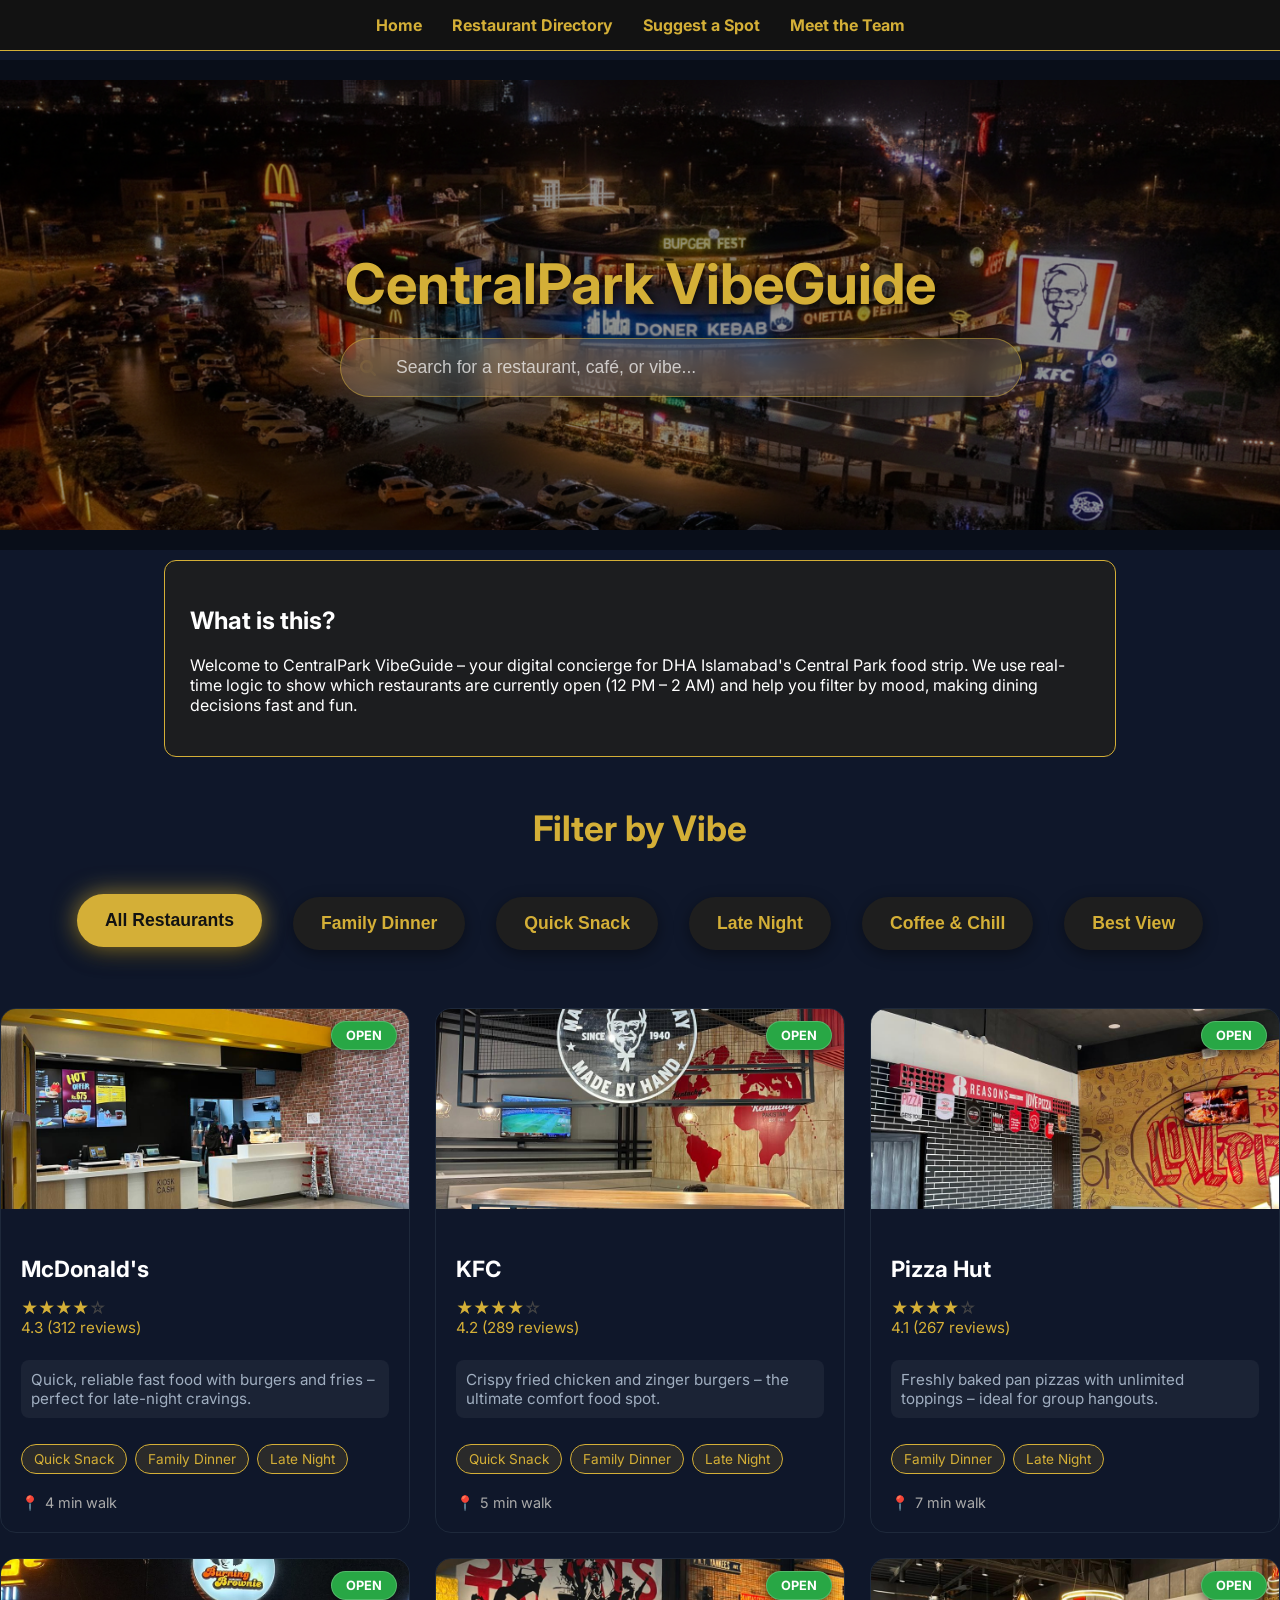
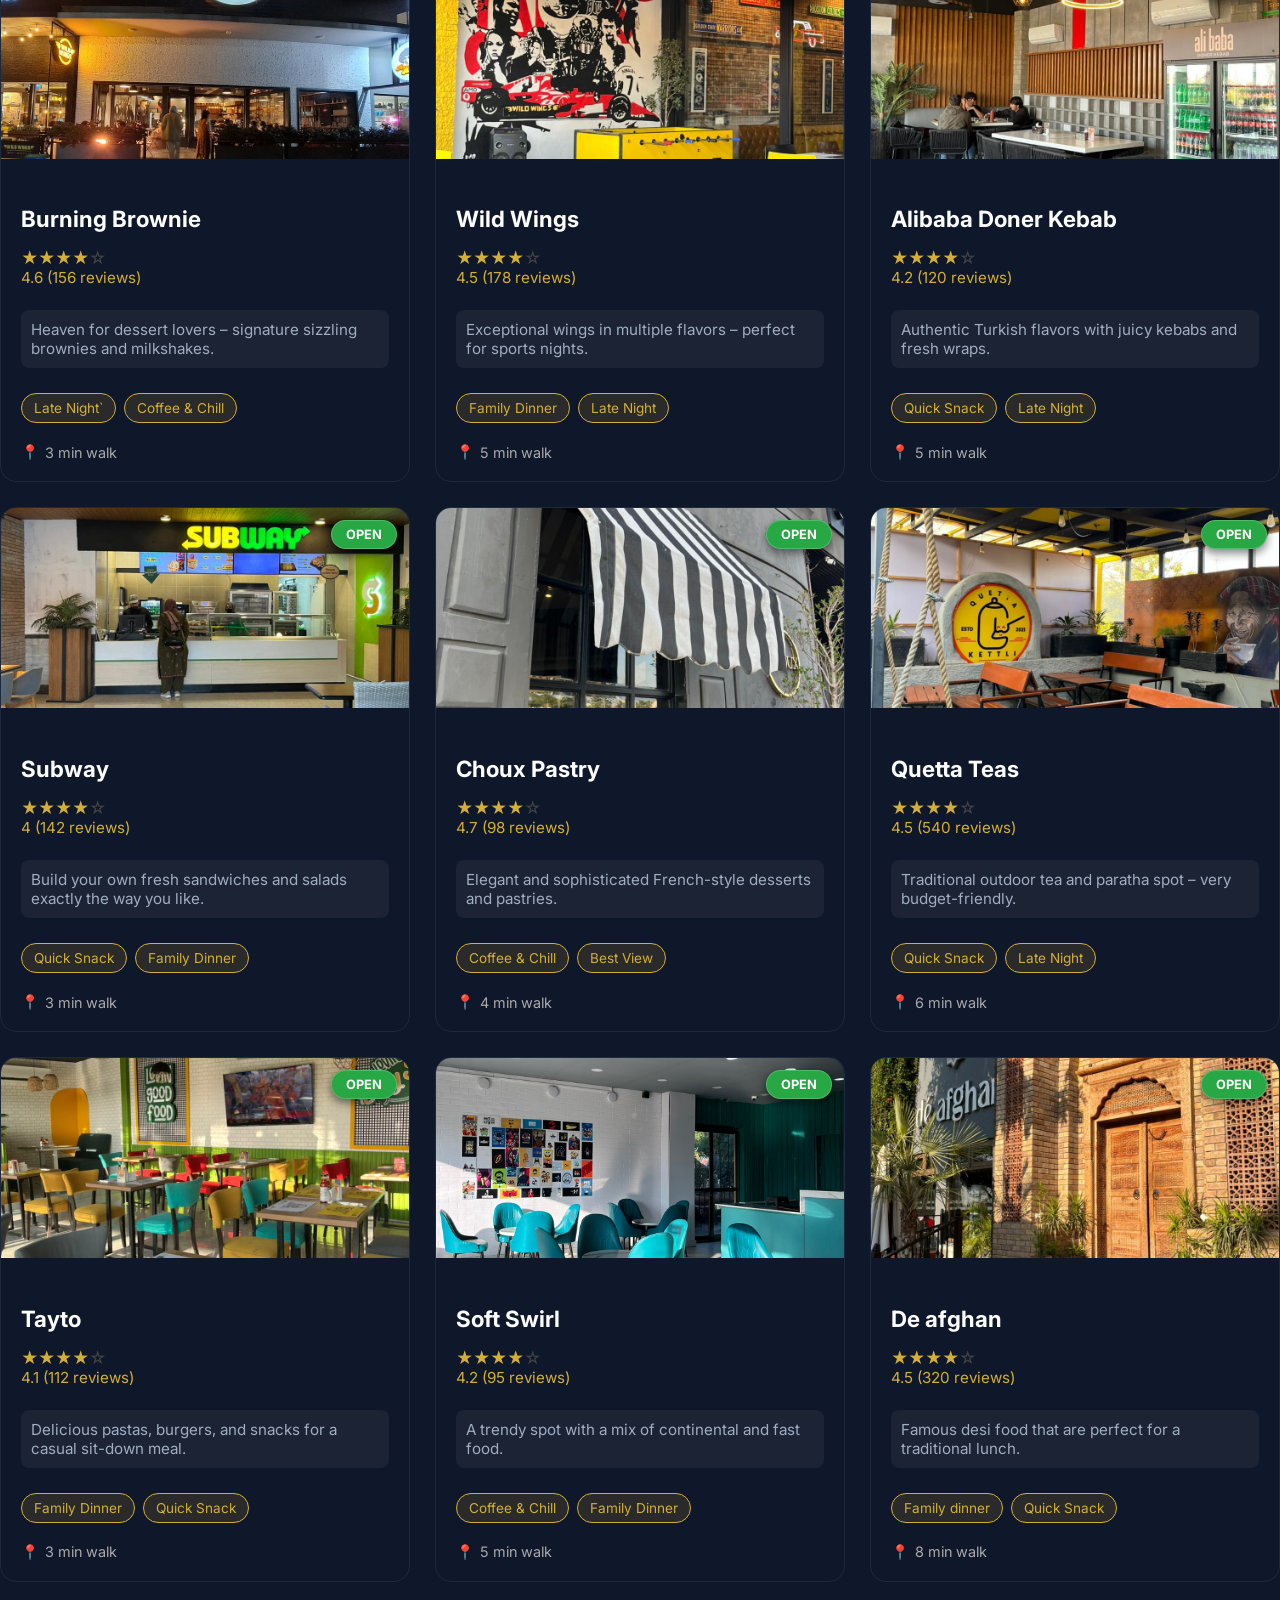
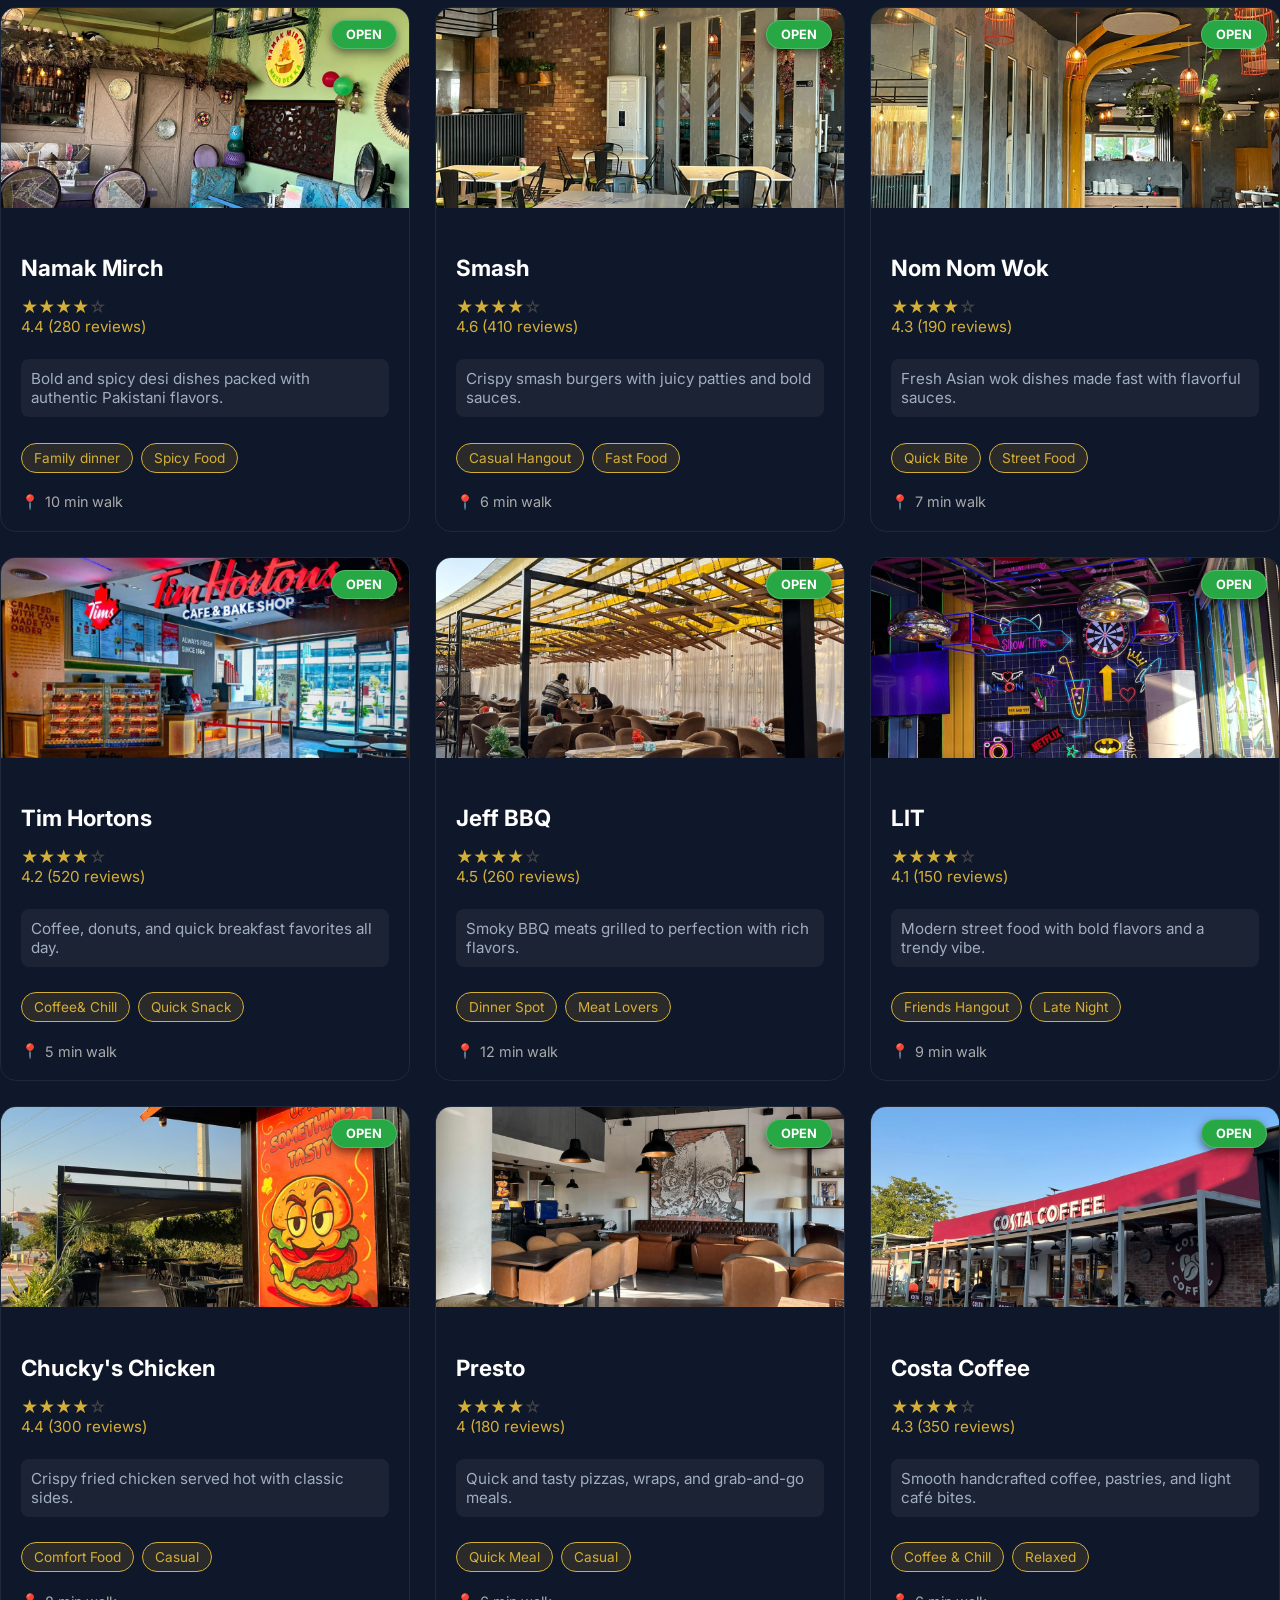
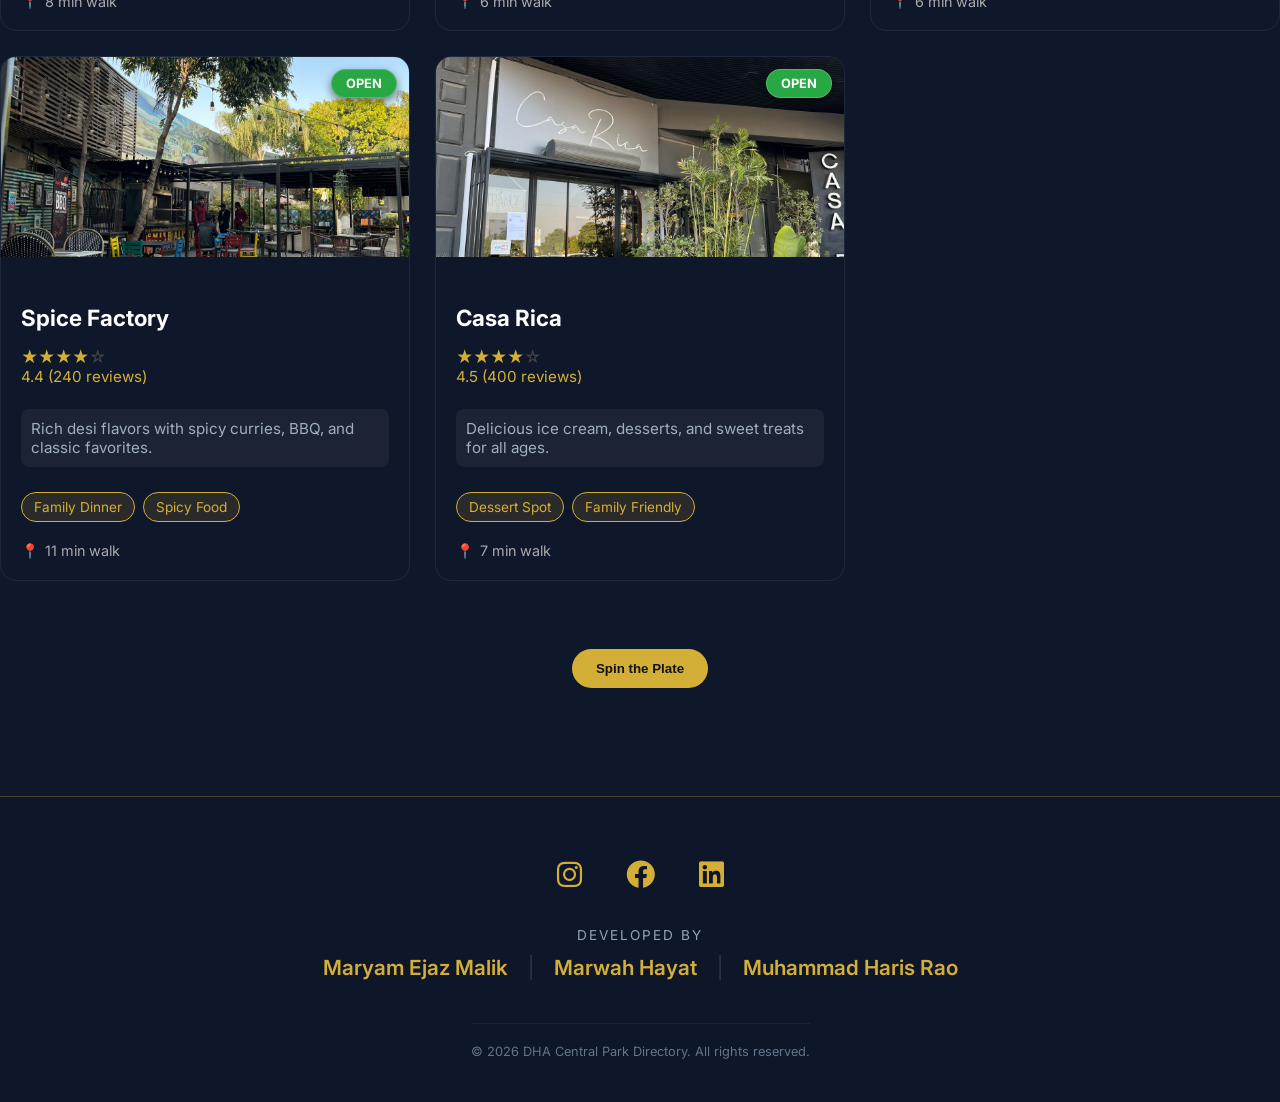
<file: pages/index.html>
<!DOCTYPE html>
<html lang="en">
<head>
    <meta charset="UTF-8">
    <meta name="viewport" content="width=device-width, initial-scale=1.0">
    <title>CentralPark VibeGuide - Home</title>

    <link href="https://fonts.googleapis.com/css2?family=Inter:wght@400;600;700&family=Playfair+Display:wght@700&display=swap" rel="stylesheet">
    <link rel="stylesheet" href="https://cdnjs.cloudflare.com/ajax/libs/font-awesome/6.0.0/css/all.min.css">

    <link rel="stylesheet" href="../CSS/style1.css">
</head>
<body>
    <nav>
        <ul>
            <li><a href="index.html" class="active">Home</a></li>
            <li><a href="directory.html">Restaurant Directory</a></li>
            <li><a href="suggest.html">Suggest a Spot</a></li>
            <li><a href="about.html">Meet the Team</a></li>
        </ul>
    </nav>
    <header>
    <div class="header-overlay">
        <h1>CentralPark VibeGuide</h1>
        <div class="search-container">
            <i class="fas fa-search search-icon"></i>
            <input type="text" id="restaurant-search" placeholder="Search for a restaurant, café, or vibe...">
        </div>
    </div>
</header>
    <div class="container">
        
        <div class="intro-box">
            <h2>What is this?</h2>
            <p>Welcome to CentralPark VibeGuide – your digital concierge for DHA Islamabad's Central Park food strip. We use real-time logic to show which restaurants are currently open (12 PM – 2 AM) and help you filter by mood, making dining decisions fast and fun.</p>
        </div>
            <section id="mood-filter">
            <h2>Filter by Vibe</h2>
            <div class="buttons-container">
                <button class="button" data-mood="all">All Restaurants</button>
                <button class="button secondary" data-mood="Family Dinner">Family Dinner</button>
                <button class="button secondary" data-mood="Quick Snack">Quick Snack</button>
                <button class="button secondary" data-mood="Late Night">Late Night</button>
                <button class="button secondary" data-mood="Coffee & Chill">Coffee & Chill</button>
                <button class="button secondary" data-mood="Best View">Best View</button>
            </div>
    </div>
     </section>

        <section id="restaurant-grid"></section>

        <section style="text-align:center; margin:60px 0;">
            <button id="spin-button" class="button">Spin the Plate</button>
        </section>
        
    </div>

    <div id="modal" class="modal">
    <div class="modal-content">
        <span class="close">&times;</span>
        <div id="random-restaurant"></div> </div>
    </div>
    <footer>
     <div class="footer-content">
            <div class="social-links">
                <a href="#" aria-label="Instagram"><i class="fab fa-instagram"></i></a>
                <a href="#" aria-label="Facebook"><i class="fab fa-facebook"></i></a>
                <a href="#" aria-label="LinkedIn"><i class="fab fa-linkedin"></i></a>
            </div>

    <p class="footer-credit">Developed by</p>
            
            <div class="team-names">
                <span>Maryam Ejaz Malik</span>
                <span class="divider">|</span>
                <span>Marwah Hayat</span>
                <span class="divider">|</span>
                <span>Muhammad Haris Rao</span>
            </div>
            
            <p class="footer-copyright">&copy; 2026 DHA Central Park Directory. All rights reserved.</p>
        </div>
    </footer>
    <script src="../JS/script1.js"></script>
</body>
</html>
</file>
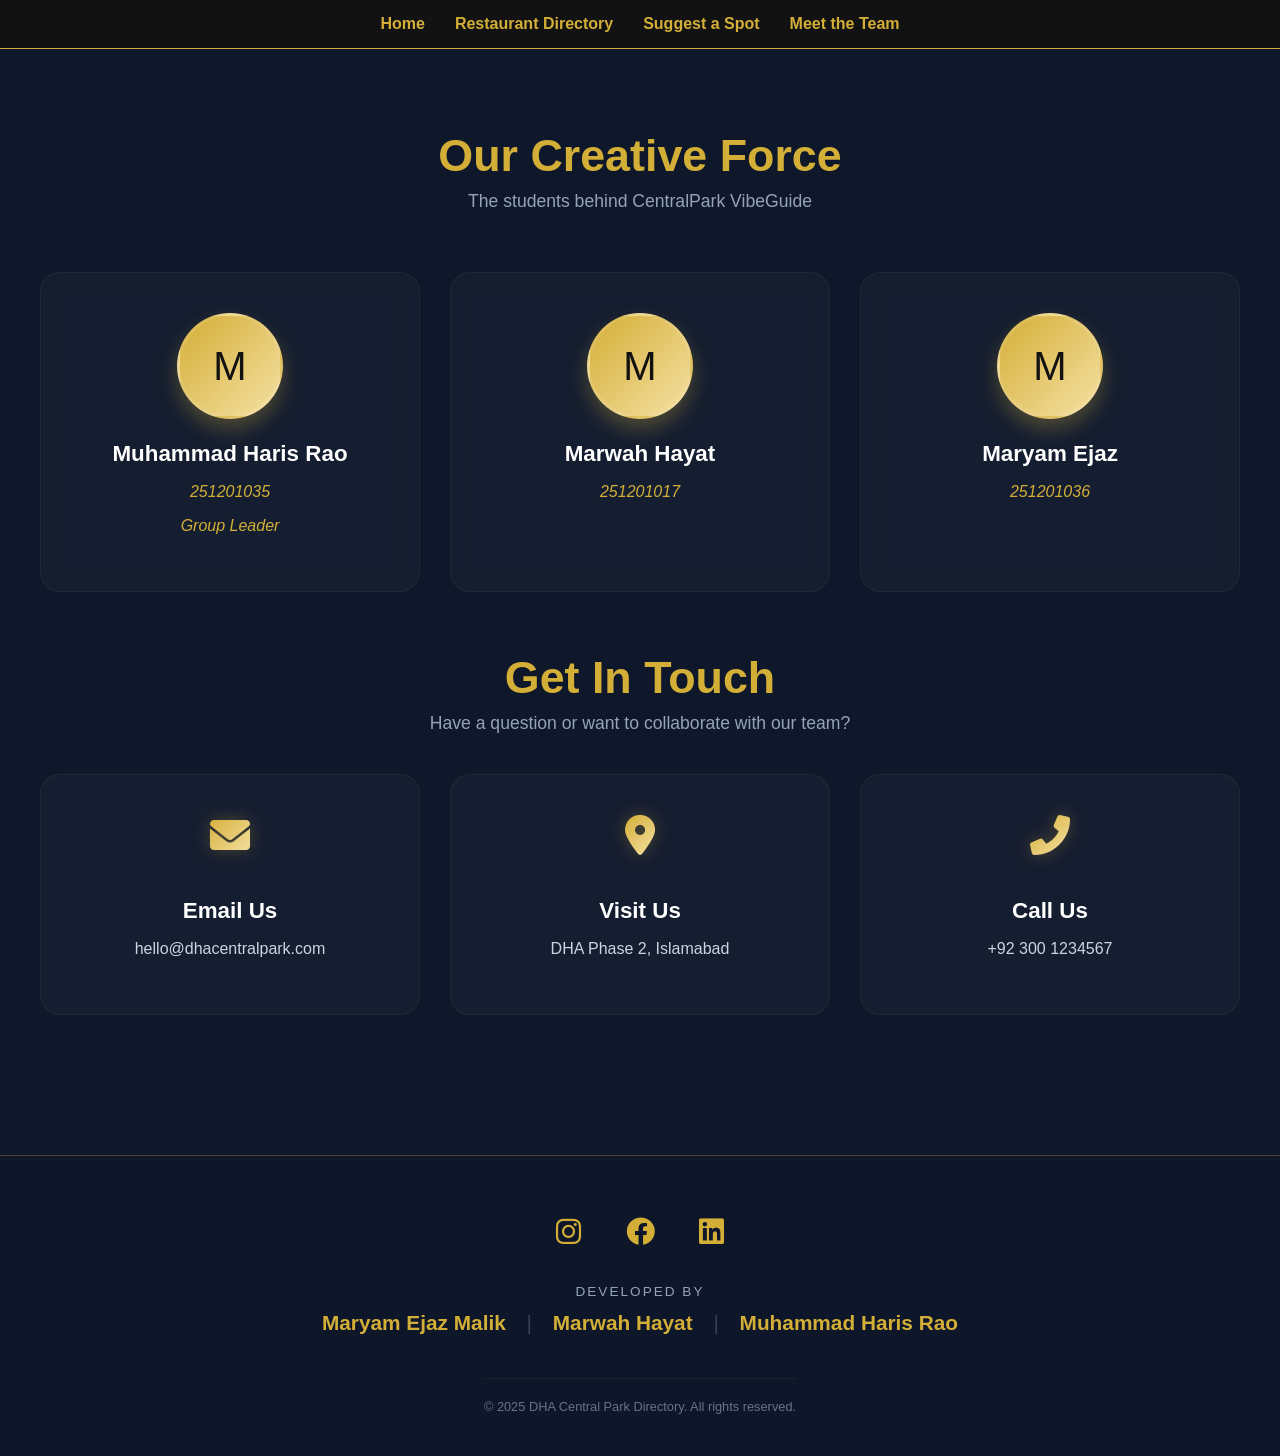
<file: pages/about.html>
<!DOCTYPE html>
<html lang="en">
<head>
    <meta charset="UTF-8">
    <meta name="viewport" content="width=device-width, initial-scale=1.0">
    <title>CentralPark VibeGuide - Team</title>
    
    <link rel="stylesheet" href="https://cdnjs.cloudflare.com/ajax/libs/font-awesome/6.0.0/css/all.min.css">

    <link rel="stylesheet" href="../CSS/style4.css">
</head>
<body>
    <nav>
        <ul>
            <li><a href="index.html">Home</a></li>
            <li><a href="directory.html">Restaurant Directory</a></li>
            <li><a href="suggest.html">Suggest a Spot</a></li>
            <li><a href="about.html" class="active">Meet the Team</a></li>
        </ul>
    </nav>

<section id="team-section" class="page-header-spacing">
    <div class="team-header">
        <h2>Our Creative Force</h2>
        <p class="subtitle">The students behind CentralPark VibeGuide</p>
    </div>
    
    <div id="team-grid">
        </div>
</section>

    <div class="container">
        <section id="team-grid">
            <div class="team-card">
                <div class="team-placeholder">M</div>
                <h3>Muhammad Haris Rao</h3>
                <p class="role">251201035</p>
                <p class="role">Group Leader</p>
            </div>
            <div class="team-card">
                <div class="team-placeholder">M</div>
                <h3>Marwah Hayat</h3>
                <p class="role">251201017</p>
            </div>
            <div class="team-card">
                <div class="team-placeholder">M</div>
                <h3>Maryam Ejaz</h3>
                <p class="role">251201036</p>
            </div>
        </section>
    </div>

    <section class="contact-section">
        <h2 class="section-title">Get In Touch</h2>
        <p class="section-subtitle">Have a question or want to collaborate with our team?</p>
        
        <div class="contact-grid">
            <div class="contact-card">
                <i class="fas fa-envelope"></i>
                <h3>Email Us</h3>
                <p>hello@dhacentralpark.com</p>
            </div>
            <div class="contact-card">
                <i class="fas fa-map-marker-alt"></i>
                <h3>Visit Us</h3>
                <p>DHA Phase 2, Islamabad</p>
            </div>
            <div class="contact-card">
                <i class="fas fa-phone-alt"></i>
                <h3>Call Us</h3>
                <p>+92 300 1234567</p>
            </div>
        </div>
    </section>

    <footer>
        <div class="footer-content">
            <div class="social-links">
                <a href="#" aria-label="Instagram"><i class="fab fa-instagram"></i></a>
                <a href="#" aria-label="Facebook"><i class="fab fa-facebook"></i></a>
                <a href="#" aria-label="LinkedIn"><i class="fab fa-linkedin"></i></a>
            </div>
            <p class="footer-credit">Developed by</p>
            <div class="team-names">
                <span>Maryam Ejaz Malik</span>
                <span class="divider">|</span>
                <span>Marwah Hayat</span>
                <span class="divider">|</span>
                <span>Muhammad Haris Rao</span>
            </div>
            <p class="footer-copyright">&copy; 2025 DHA Central Park Directory. All rights reserved.</p>
        </div>
    </footer>
</body>
</html>
</file>
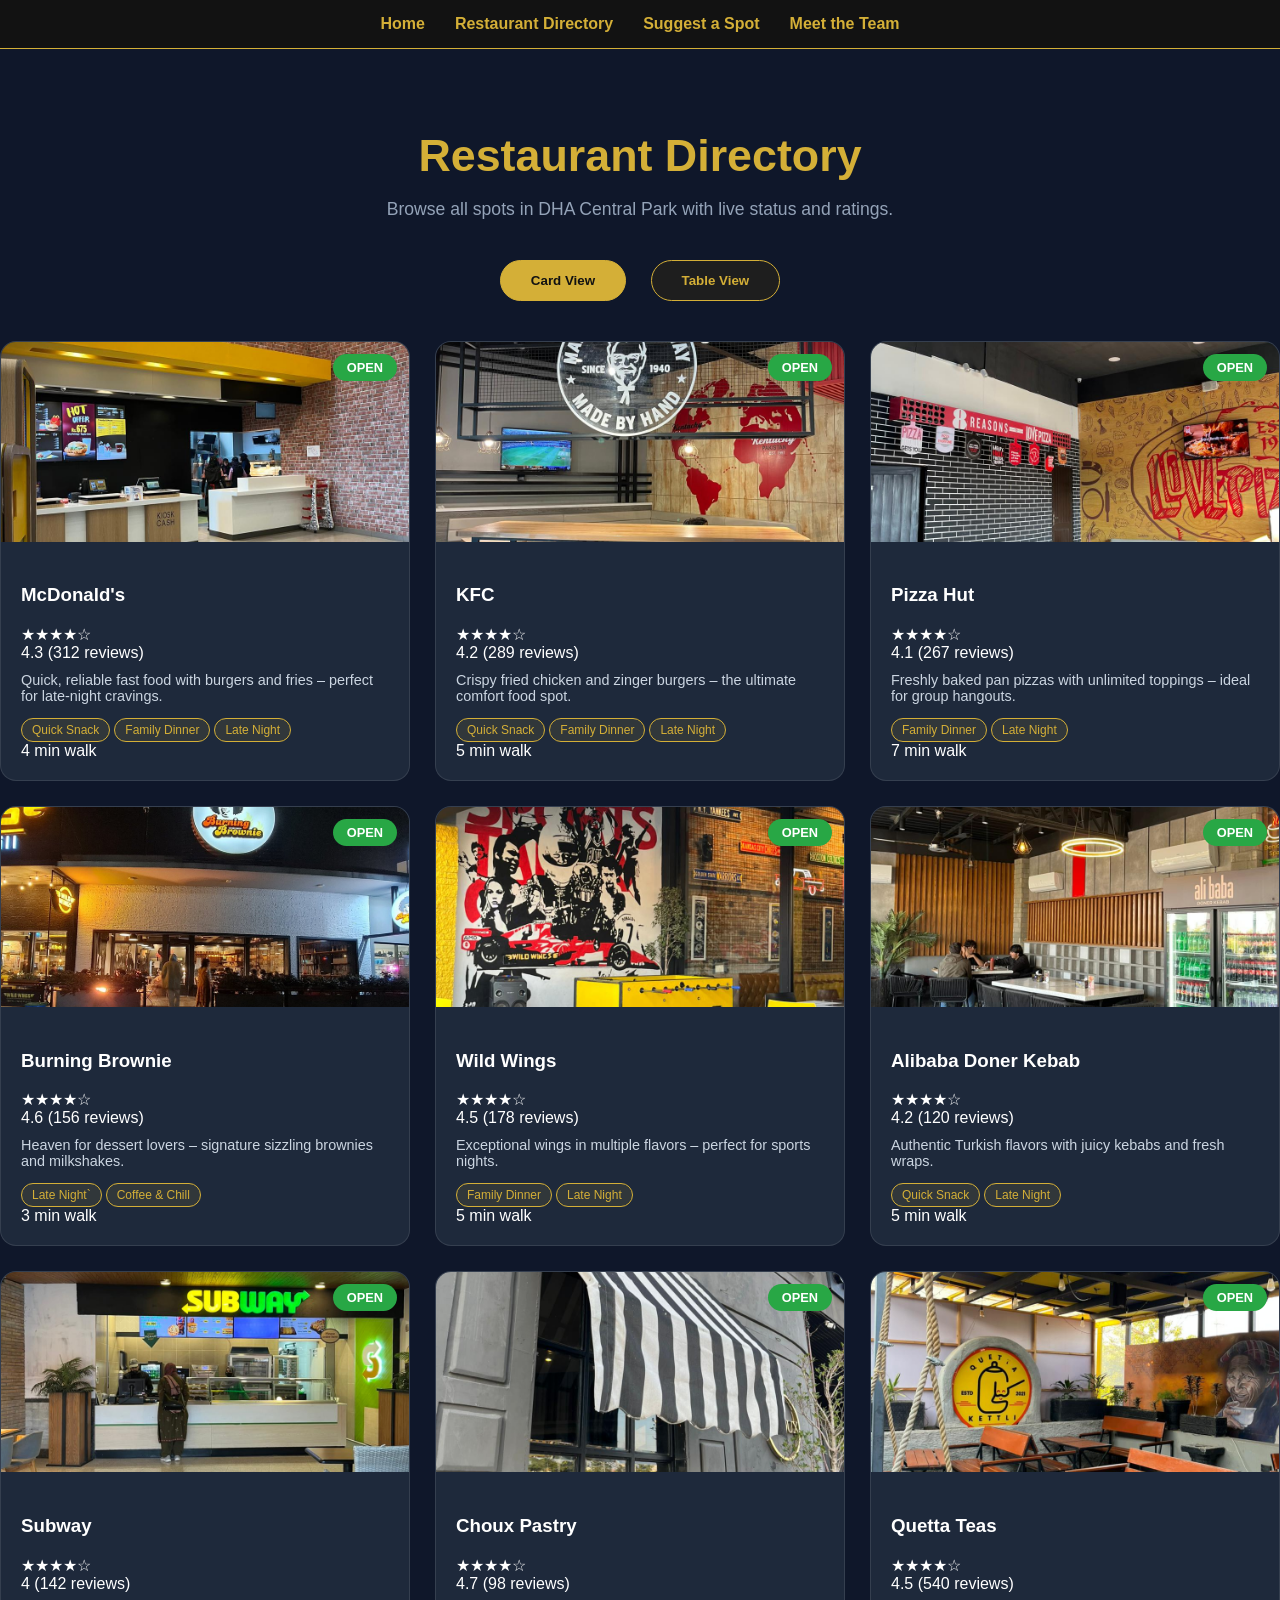
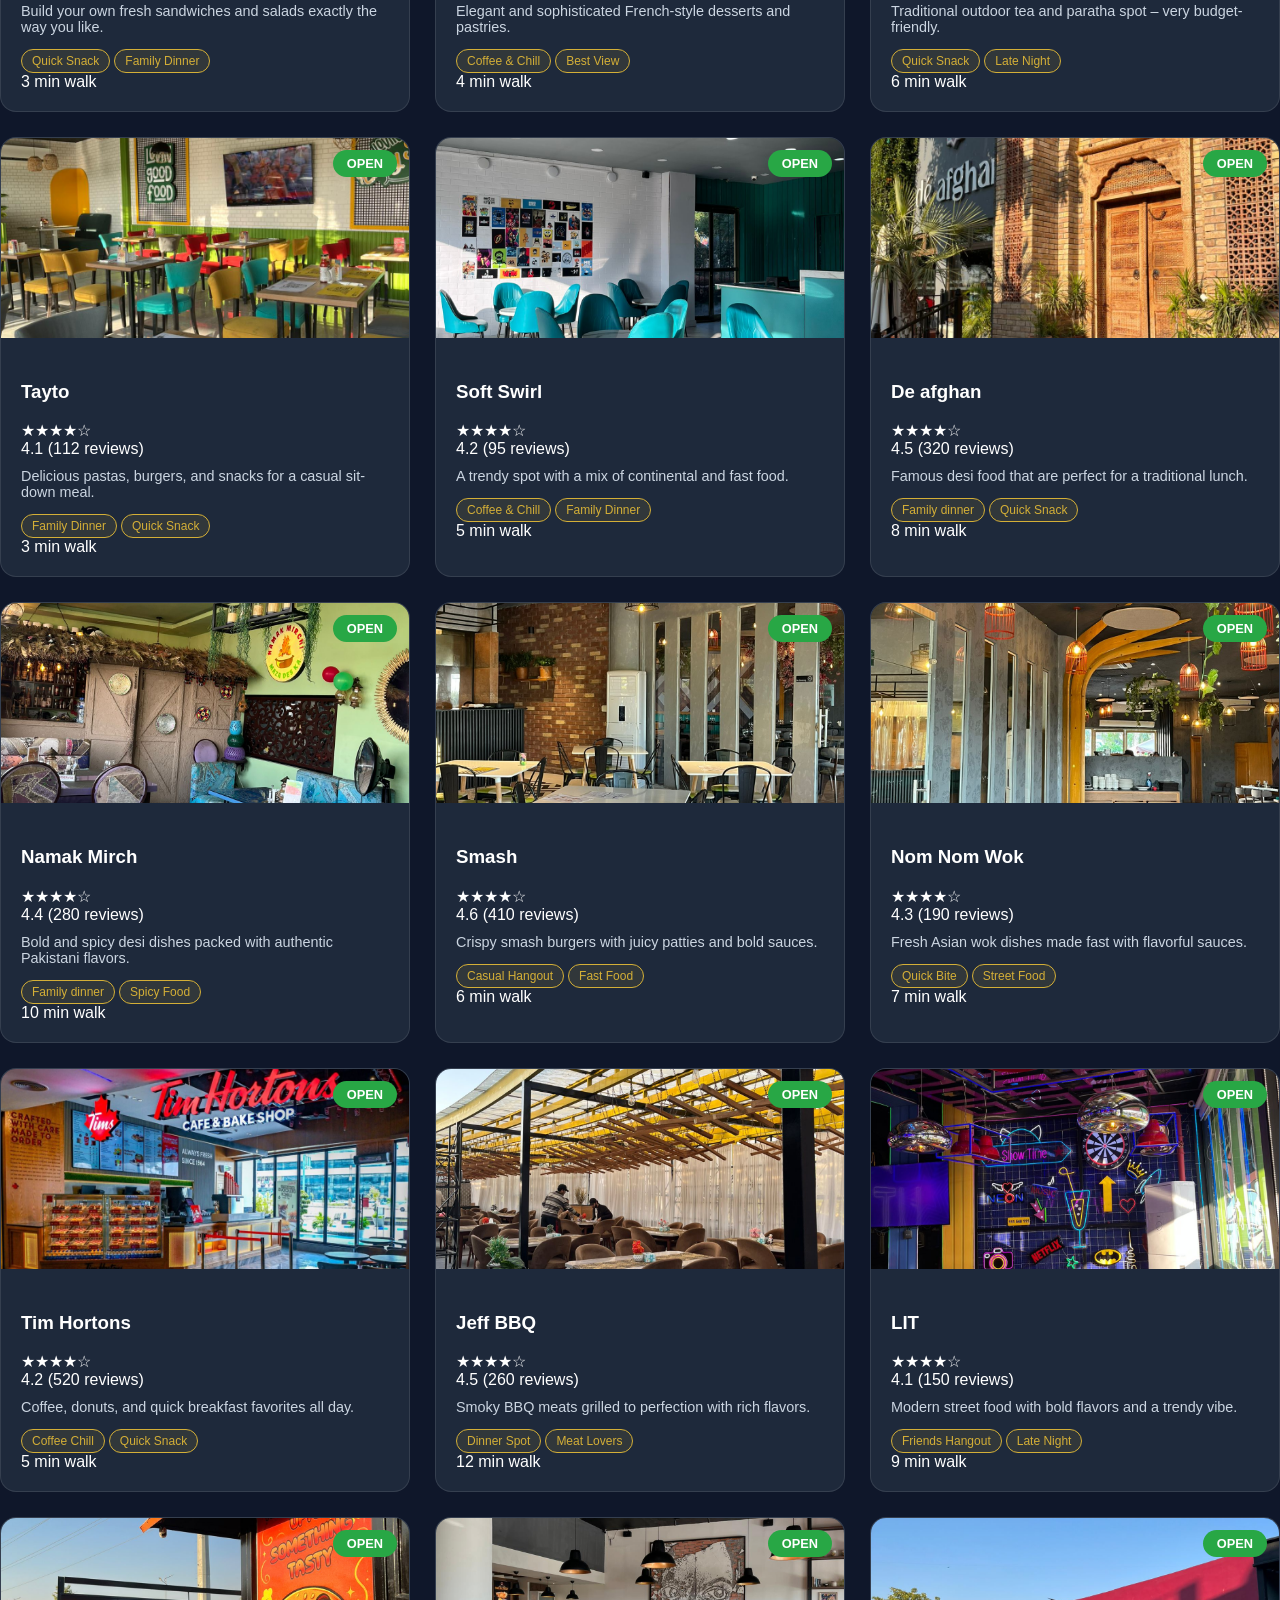
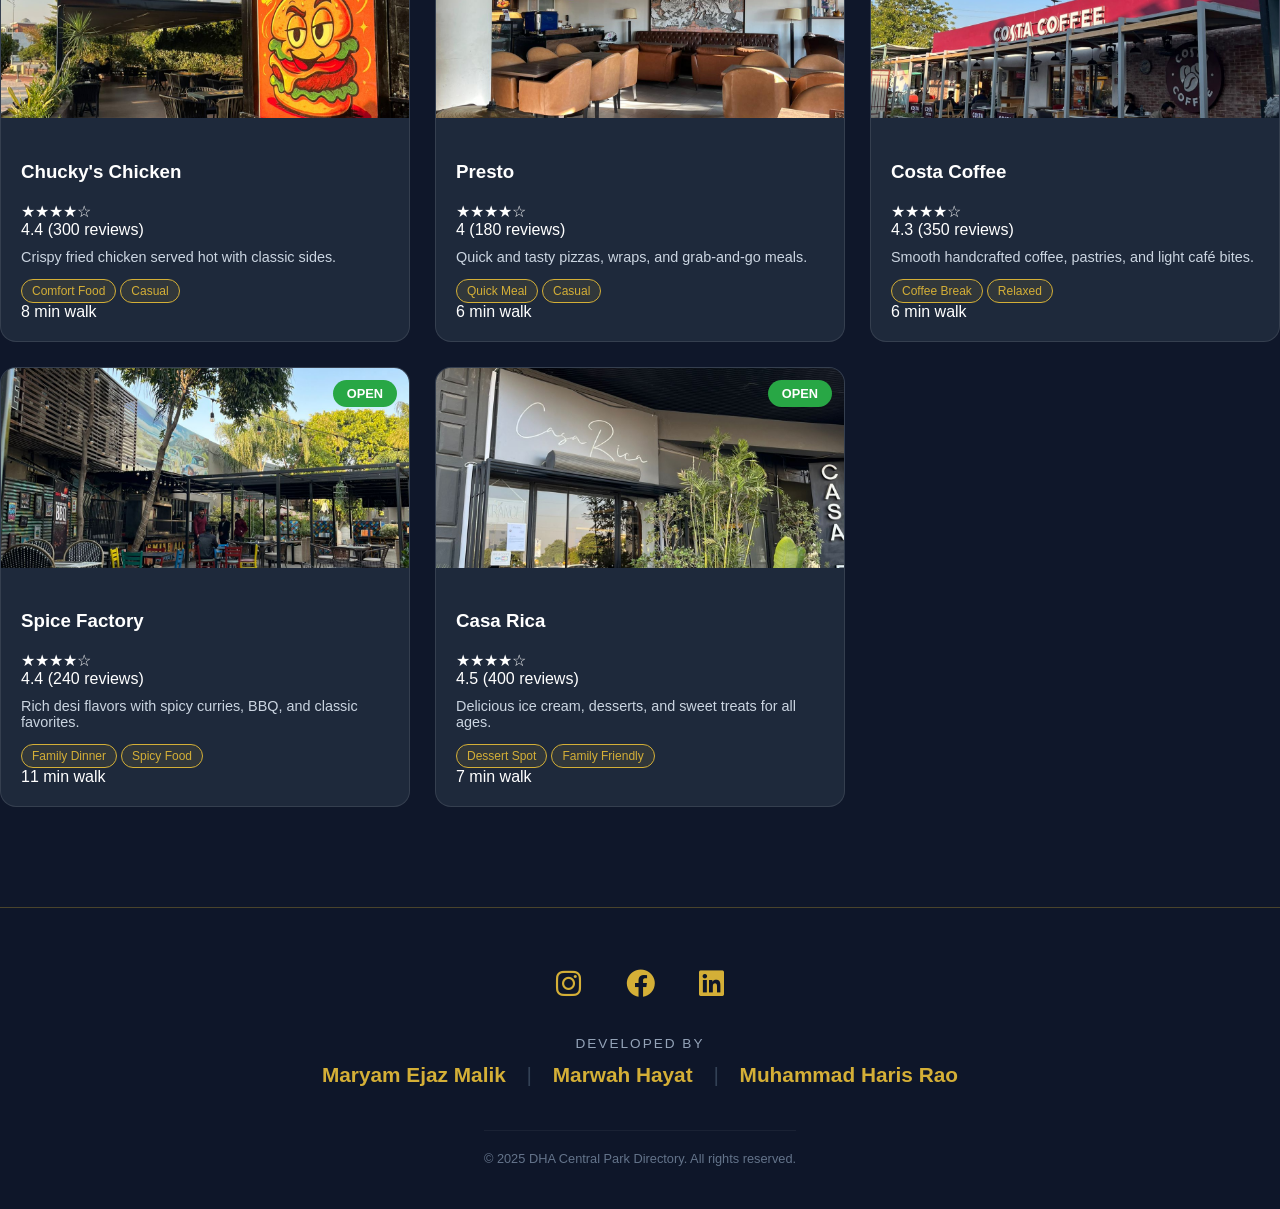
<file: pages/directory.html>
<!DOCTYPE html>
<html lang="en">
<head>
    <meta charset="UTF-8">
    <meta name="viewport" content="width=device-width, initial-scale=1.0">
    <title>Central VibeGuide - Directory</title>
    <link rel="stylesheet" href="https://cdnjs.cloudflare.com/ajax/libs/font-awesome/6.0.0/css/all.min.css">

    <link rel="stylesheet" href="../CSS/style2.css">
</head>
<body>
    <nav>
        <ul>
            <li><a href="index.html">Home</a></li>
            <li><a href="directory.html" class="active">Restaurant Directory</a></li>
            <li><a href="suggest.html">Suggest a Spot</a></li>
            <li><a href="about.html">Meet the Team</a></li>
        </ul>
    </nav>
    <section class="directory-section page-header-spacing">
    <div class="container">
        <h2 class="directory-title">Restaurant Directory</h2>
        <p class="directory-subtitle">Browse all spots in DHA Central Park with live status and ratings.</p>
    </div>
</section>

    <div class="container">
        <div class="tab-buttons">
            <button id="card-tab" class="active">Card View</button>
            <button id="table-tab">Table View</button>
        </div>

        <section id="card-view">
            <div id="restaurant-grid"></div>
        </section>
        <section id="table-view">
            <table>
                <thead>
                    <tr>
                        <th>Restaurant Name</th>
                        <th>Cuisine</th>
                        <th>Avg Price (Rs)</th>
                        <th>Opening Hours</th>
                        <th>WiFi</th>
                        <th>Rating</th>
                        <th>Status</th>
                    </tr>
                </thead>
                <tbody id="restaurant-table"></tbody>
            </table>
        </section>
    </div>

    <footer>
        <div class="footer-content">
            <div class="social-links">
                <a href="#" aria-label="Instagram"><i class="fab fa-instagram"></i></a>
                <a href="#" aria-label="Facebook"><i class="fab fa-facebook"></i></a>
                <a href="#" aria-label="LinkedIn"><i class="fab fa-linkedin"></i></a>
            </div>

            <p class="footer-credit">Developed by</p>
            <div class="team-names">
                <span>Maryam Ejaz Malik</span>
                <span class="divider">|</span>
                <span>Marwah Hayat</span>
                <span class="divider">|</span>
                <span>Muhammad Haris Rao</span>
            </div>
            <p class="footer-copyright">&copy; 2025 DHA Central Park Directory. All rights reserved.</p>
        </div>
    </footer>
    <script src="../JS/script2.js"></script>
</body>
</html>
</file>
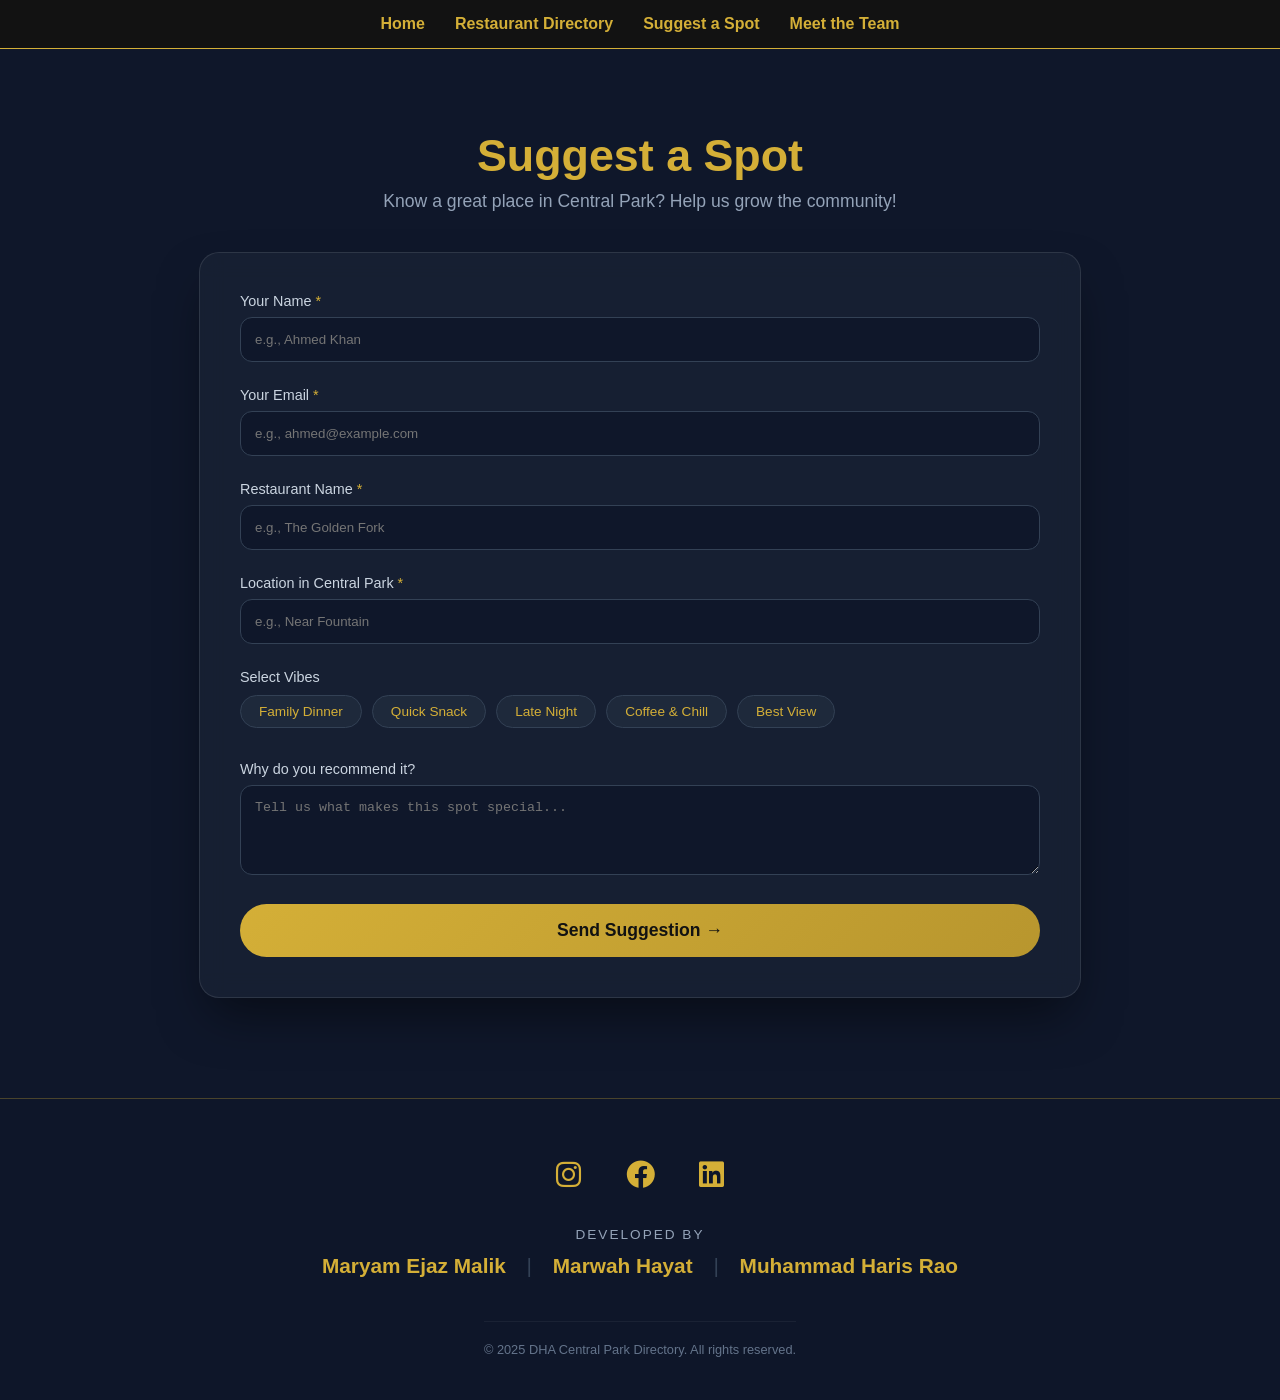
<file: pages/suggest.html>
<!DOCTYPE html>
<html lang="en">
<head>
    <meta charset="UTF-8">
    <meta name="viewport" content="width=device-width, initial-scale=1.0">
    <title>CentralPark VibeGuide - Suggest</title>
  
    <link rel="stylesheet" href="https://cdnjs.cloudflare.com/ajax/libs/font-awesome/6.0.0/css/all.min.css">
    <link rel="stylesheet" href="../CSS/Style3.css">
</head>
<body>
    <nav>
        <ul>
            <li><a href="index.html">Home</a></li>
            <li><a href="directory.html">Restaurant Directory</a></li>
            <li><a href="suggest.html">Suggest a Spot</a></li>
            <li><a href="about.html" class="active">Meet the Team</a></li>
 </ul>
    </nav>

<section class="suggest-section page-header-spacing">
    <div class="container">
        <h2 class="suggest-title">Suggest a Spot</h2>
        <p class="suggest-subtitle">Know a great place in Central Park? Help us grow the community!</p>
    </div>
</section>

    <div class="form-card">
        <form id="suggestion-form">
            <div class="form-row">
                <div class="form-group">
                    <label>Your Name <span>*</span></label>
                    <input type="text" required placeholder="e.g., Ahmed Khan">
                </div>
                <div class="form-group">
                    <label>Your Email <span>*</span></label>
                    <input type="email" required placeholder="e.g., ahmed@example.com">
                </div>
            </div>
            <div class="form-group">
                <label>Restaurant Name <span>*</span></label>
                <input type="text" required placeholder="e.g., The Golden Fork">
            </div>

            <div class="form-group">
                <label>Location in Central Park <span>*</span></label>
                <input type="text" required placeholder="e.g., Near Fountain">
            </div>

            <div class="form-group">
                <label>Select Vibes</label>
                <div class="vibe-chips">
                    <label class="chip">
                        <input type="checkbox" name="vibe" value="Family Dinner"> 
                        <span>Family Dinner</span>
                    </label>
                    <label class="chip">
                        <input type="checkbox" name="vibe" value="Quick Snack"> 
                        <span>Quick Snack</span>
                    </label>
                    <label class="chip">
                        <input type="checkbox" name="vibe" value="Late Night"> 
                        <span>Late Night</span>
                    </label>
                    <label class="chip">
                        <input type="checkbox" name="vibe" value="Coffee & Chill"> 
                        <span>Coffee & Chill</span>
                    </label>
                    <label class="chip">
                        <input type="checkbox" name="vibe" value="Best View"> 
                        <span>Best View</span>
                    </label>
                </div>
            </div>

            <div class="form-group">
                <label>Why do you recommend it?</label>
                <textarea rows="4" placeholder="Tell us what makes this spot special..."></textarea>
            </div>

            <button type="submit" class="submit-btn">
                Send Suggestion <span>→</span>
            </button>
        </form>
    </div>
</div>

<footer>
    <div class="footer-content">
        <div class="social-links">
            <a href="#" aria-label="Instagram"><i class="fab fa-instagram"></i></a>
            <a href="#" aria-label="Facebook"><i class="fab fa-facebook"></i></a>
            <a href="#" aria-label="LinkedIn"><i class="fab fa-linkedin"></i></a>
        </div>
        
        <p class="footer-credit">Developed by</p>
        <div class="team-names">
            <span>Maryam Ejaz Malik</span>
            <span class="divider">|</span>
            <span>Marwah Hayat</span>
            <span class="divider">|</span>
            <span>Muhammad Haris Rao</span>
        </div>
        <p class="footer-copyright">&copy; 2025 DHA Central Park Directory. All rights reserved.</p>
    </div>
</footer>
</body>
</html>
</file>
<file: CSS/style1.css>
/* --- GLOBAL STYLES --- */
body {
    margin: 0;
    padding-top: 80px; 
    font-family: 'Inter', sans-serif; 
    background-color: #0f172a; 
    color: white;
}

/* --- NAVIGATION --- */
nav {
    background-color: #121212;
    border-bottom: 1px solid #D4AF37;
    position: fixed;
    top: 0;
    width: 100%;
    z-index: 1000;
}

nav ul {
    list-style: none;
    margin: 0;
    padding: 15px 0;
    display: flex;
    justify-content: center;
}

nav ul li { margin: 0 15px; }

nav ul li a {
    color: #D4AF37;
    font-weight: bold;
    text-decoration: none;
    padding: 10px 0;
    position: relative;
    transition: 0.3s;
}

/* --- HEADER SECTION --- */
header {
    position: relative;
    height: 450px; 
    background-image: url('../Images/central\ header.png');
    background-size: cover;
    background-position: center;
    display: flex;
    align-items: center;
    justify-content: center;
    text-align: center;
}

.header-overlay {
    background: rgba(0, 0, 0, 0.4); 
    width: 100%;
    height: 100%;
    display: flex;
    flex-direction: column;
    align-items: center;
    justify-content: center;
    padding: 20px;
}

header h1 {
    font-size: 3.5em;
    color: #D4AF37;
    margin-bottom: 20px;
    text-shadow: 2px 2px 10px rgba(0,0,0,0.8);
}

/* --- SEARCH BAR --- */
.search-container {
    width: 100%;
    max-width: 600px;
    position: relative;
    margin: 0 auto; 
}

#restaurant-search {
    width: 100%;
    padding: 18px 25px 18px 55px;
    background: rgba(255, 255, 255, 0.1); 
    backdrop-filter: blur(15px); 
    border: 1px solid rgba(212, 175, 55, 0.5);
    border-radius: 50px;
    color: white;
    font-size: 1.1rem;
    box-shadow: 0 8px 32px rgba(0, 0, 0, 0.3);
    outline: none;
    transition: 0.3s;
}

#restaurant-search::placeholder { color: rgba(255, 255, 255, 0.7); }

#restaurant-search:focus {
    background: rgba(255, 255, 255, 0.2);
    border-color: #D4AF37;
    box-shadow: 0 0 20px rgba(212, 175, 55, 0.4);
}

.search-icon {
    position: absolute;
    left: 20px;
    top: 50%;
    transform: translateY(-50%);
    color: #D4AF37;
}

/* Intro Box */
.intro-box {
    background-color: rgba(30, 30, 30, 0.9);
    border: 1px solid #D4AF37;
    border-radius: 12px;
    padding: 25px;
    margin: 30px auto;
    max-width: 900px;
}

/* Buttons */
.button {
    background-color: #D4AF37;
    color: #121212;
    border: none;
    padding: 12px 24px;
    margin: 8px;
    cursor: pointer;
    border-radius: 30px;
    font-weight: bold;
    transition: 0.3s;
}
.button:hover { transform: scale(1.05); background-color: #b8962e; }
.button.secondary {
    background-color: #1e1e1e;
    color: #D4AF37;
}

/* Mood Filter */
#mood-filter {
    text-align: center;
    margin: 50px 0;
}
#mood-filter h2 {
    font-size: 2.2em;
    margin-bottom: 40px;
    color: #D4AF37;
}
#mood-filter .buttons-container {
    display: flex;
    justify-content: center;
    flex-wrap: wrap;
    gap: 15px;
    margin-bottom: 30px;
}
#mood-filter button {
    padding: 16px 28px;
    border: none;
    border-radius: 50px;
    font-weight: bold;
    font-size: 1.1em;
    cursor: pointer;
    transition: all 0.4s ease;
    box-shadow: 0 4px 15px rgba(0, 0, 0, 0.4);
}
#mood-filter button.secondary {
    background-color: #1e1e1e;
    color: #D4AF37;
}
#mood-filter button:not(.secondary) {
    background-color: #D4AF37;
    color: #121212;
    box-shadow: 0 0 25px rgba(212, 175, 55, 0.7), 0 8px 20px rgba(0, 0, 0, 0.5);
    transform: translateY(-3px);
}
#mood-filter button.secondary:hover {
    background-color: #2a2a2a;
    box-shadow: 0 0 15px rgba(212, 175, 55, 0.3);
}

.restaurant-card {
    background-color: #0f172a; 
    border-radius: 16px;
    border: 1px solid #1e293b; 
    overflow: hidden;
    transition: transform 0.3s ease;
}

.restaurant-card img {
    height: 200px;
    width: 100%;
    object-fit: cover;
}

.image-container {
    position: relative;
    width: 100%;
}

/* UPDATED STATUS BADGES */
.status-badge {
    position: absolute;
    top: 12px;
    right: 12px;
    padding: 6px 14px;
    border-radius: 20px;
    display: flex;
    align-items: center;
    gap: 5px;
    font-size: 0.8rem;
    font-weight: bold;
    text-transform: uppercase;
    color: white;
    z-index: 10;
    box-shadow: 0 4px 10px rgba(0,0,0,0.5);
    transition: all 0.3s ease;
}

.status-badge.open {
    background-color: #28a745;
    border: 1px solid rgba(255, 255, 255, 0.2);
}

.status-badge.closed {
    background-color: #dc3545;
    border: 1px solid rgba(255, 255, 255, 0.2);
}

.status-badge:hover {
    transform: translateY(-4px);
    box-shadow: 0 8px 20px rgba(0, 0, 0, 0.8);
}

.restaurant-card:hover {
    transform: translateY(-5px);
    border-color: #D4AF37;
    box-shadow: 0 10px 30px rgba(0, 0, 0, 0.5);
}


/* Card Content */
.card-content {
    padding: 20px;
    flex-grow: 1;
    display: flex;
    flex-direction: column;
    justify-content: space-between;
}
.restaurant-card h3 {
    color: #ffffff;
    font-size: 1.4rem;
    margin-bottom: 8px;
}

.restaurant-description {
    color: #a0aec0;
    font-size: 0.95rem;
    background: rgba(255,255,255,0.05);
    padding: 10px;
    border-radius: 8px;
}
.vibe-tags {
    display: flex;
    flex-wrap: wrap;
    gap: 8px;
    margin: 10px 0;
}
.vibe-tag {
    background-color: #2a2a2a;
    color: #D4AF37;
    padding: 6px 12px;
    border-radius: 30px;
    font-size: 0.85em;
    border: 1px solid #D4AF37;
}
.walk-distance {
    color: #aaaaaa;
    font-size: 0.9em;
    display: flex;
    align-items: center;
    gap: 6px;
    margin-top: 10px;
}
.walk-distance::before { content: "📍"; }
.rating {
    margin: 8px 0;
    color: #D4AF37;
    font-size: 0.95em;
}
.rating .stars { font-size: 1.1em; margin-right: 5px; }
.rating .stars .empty { color: #444; }

/* Grid Styles */
#restaurant-grid {
    display: grid;
    grid-template-columns: repeat(3, 1fr); 
    gap: 25px;
    margin-top: 20px;
}

/* --- SPIN THE PLATE (MODAL) FIXES --- */
#random-restaurant {
    display: flex;
    justify-content: center;
    align-items: center;
    width: 100%;
}

/* This centers everything inside your Modal */
#modal {
    display: none; /* Hidden by default */
    position: fixed;
    z-index: 2000;
    left: 0;
    top: 0;
    width: 100%;
    height: 100%;
    background-color: rgba(0, 0, 0, 0.8); /* Dark blur background */
    
    /* THE MAGIC LINES FOR CENTERING: */
    justify-content: center; 
    align-items: center;
}

/* This makes sure the card inside the modal doesn't look "stupid" or stretched */
.modal-card-wrapper {
    width: 90%;
    max-width: 400px;
    margin: auto;
}
@keyframes fadeInScale {
    from { opacity: 0; transform: scale(0.8); }
    to { opacity: 1; transform: scale(1); }
}

#random-restaurant .restaurant-card {
    margin: 0 auto;
    text-align: left;
    box-shadow: 0 20px 50px rgba(0, 0, 0, 0.8);
    border-color: #D4AF37; /* Highlight the winner */
}


/* --- FOOTER SECTION --- */
footer {
    background: rgba(15, 23, 42, 0.9); backdrop-filter: blur(10px);
    border-top: 1px solid rgba(212, 175, 55, 0.3); padding: 60px 20px 30px 20px;
    margin-top: 100px; text-align: center;
}

.footer-content { max-width: 1200px; margin: 0 auto; }

.social-links { margin-bottom: 35px; }
.social-links a {
    color: #D4AF37; font-size: 1.8rem; margin: 0 20px; transition: all 0.3s ease; display: inline-block;
}
.social-links a:hover {
    transform: translateY(-5px); color: #ffffff; text-shadow: 0 0 15px rgba(212, 175, 55, 0.8);
}

.footer-credit {
    color: #94a3b8; font-size: 0.85rem; letter-spacing: 2px; text-transform: uppercase; margin-bottom: 12px;
}

.team-names {
    font-size: 1.3rem; color: #D4AF37; font-weight: 600; margin-bottom: 30px;
}
.team-names .divider { margin: 0 15px; color: #334155; font-weight: 300; }

.footer-copyright {
    color: #64748b; font-size: 0.8rem; padding-top: 20px;
    border-top: 1px solid rgba(255, 255, 255, 0.05); display: inline-block;
}
</file>
<file: CSS/style4.css>
/* --- GLOBAL STYLES --- */
body {
    margin: 0;
    padding-top: 80px; 
    font-family: 'Inter', sans-serif; 
    background-color: #0f172a; 
    color: white;
}

/* --- NAVIGATION --- */
nav {
    background-color: #121212;
    border-bottom: 1px solid #D4AF37;
    position: fixed;
    top: 0;
    width: 100%;
    z-index: 1000;
}

nav ul {
    list-style: none;
    margin: 0;
    padding: 15px 0;
    display: flex;
    justify-content: center;
}

nav ul li { margin: 0 15px; }

nav ul li a {
    color: #D4AF37;
    font-weight: bold;
    text-decoration: none;
    padding: 10px 0;
    position: relative;
    transition: 0.3s;
}



/* --- 1. THE MASTER RULE (Keep this at 100px for all pages) --- */
.page-header-spacing {
    padding-top: 50px !important; /* Increased to 50px to clear the fixed Nav bar */
    padding-bottom: 20px; 
    text-align: center;
}

/* --- 2. THE CLEANED TEAM SECTION --- */
#team-section {
    text-align: center; 
    padding: 0 20px 20px 20px; /* Changed top padding from 60px to 0 */
    margin-top: 0px;               
    width: 100%;
    box-sizing: border-box;
}

/* Remove default top margins from the headings */
#team-section h2 {
    font-size: 2.8rem;
    color: #D4AF37; 
    margin: 0 0 10px 0; /* Ensures the title sits exactly where we want it */
    font-weight: 700;
}

#team-section .subtitle {
    color: #94a3b8; 
    font-size: 1.1rem;
    margin: 0 0 40px 0; 
}

#team-grid {
    display: flex; 
    justify-content: center; 
    flex-wrap: wrap;
    gap: 30px;
    max-width: 1200px;
    margin: 0 auto; 
}

.team-card {
    flex: 1;
    min-width: 280px;
    max-width: 340px;
    background: rgba(30, 41, 59, 0.4);
    backdrop-filter: blur(10px);
    border: 1px solid rgba(255, 255, 255, 0.05);
    padding: 40px;
    text-align: center;
    border-radius: 20px;
    transition: all 0.3s ease;
}

.team-card:hover {
    background: rgba(212, 175, 55, 0.05);
    border-color: #D4AF37;
    transform: translateY(-10px);
}

.team-placeholder {
    background: linear-gradient(135deg, #D4AF37 0%, #f5e0a3 100%);
    color: #121212;
    width: 100px;
    height: 100px;
    border-radius: 50%;
    display: flex;
    align-items: center;
    justify-content: center;
    font-size: 2.5em;
    margin: 0 auto 20px;
    box-shadow: 0 10px 20px rgba(212, 175, 55, 0.3);
    border: 3px solid rgba(255, 255, 255, 0.1);
}

.team-card h3 { color: #ffffff; font-size: 1.4rem; margin-bottom: 8px; }
.team-card p { color: #D4AF37; font-style: italic; font-weight: 300; }

/* --- SYNCED: CONTACT SECTION --- */
.contact-section {
    padding: 60px 20px 40px 20px; 
    text-align: center;
}

.section-title { 
    color: #D4AF37; font-size: 2.8rem; font-weight: 700; margin: 0 0 10px 0; 
}

.section-subtitle { 
    color: #94a3b8; font-size: 1.1rem; margin: 0 0 40px 0; 
}

.contact-grid {
    display: grid; grid-template-columns: repeat(auto-fit, minmax(280px, 1fr));
    gap: 30px; max-width: 1200px; margin: 0 auto;
}

.contact-card {
    background: rgba(30, 41, 59, 0.4); border: 1px solid rgba(255, 255, 255, 0.05);
    padding: 40px; border-radius: 20px; transition: all 0.3s ease;
}

.contact-card i { 
    font-size: 2.5rem; background: linear-gradient(135deg, #D4AF37 0%, #f5e0a3 100%);
    -webkit-background-clip: text; background-clip: text; -webkit-text-fill-color: transparent;
    filter: drop-shadow(0 0 8px rgba(212, 175, 55, 0.3)); margin-bottom: 20px; display: inline-block;
}

.contact-card h3 { margin-bottom: 10px; font-size: 1.4rem; }
.contact-card p { color: #cbd5e1; }

.contact-card:hover {
    background: rgba(212, 175, 55, 0.05); border-color: #D4AF37; transform: translateY(-10px);
}

/* --- FOOTER SECTION --- */
footer {
    background: rgba(15, 23, 42, 0.9); backdrop-filter: blur(10px);
    border-top: 1px solid rgba(212, 175, 55, 0.3); padding: 60px 20px 30px 20px;
    margin-top: 100px; text-align: center;
}

.footer-content { max-width: 1200px; margin: 0 auto; }

.social-links { margin-bottom: 35px; }
.social-links a {
    color: #D4AF37; font-size: 1.8rem; margin: 0 20px; transition: all 0.3s ease; display: inline-block;
}
.social-links a:hover {
    transform: translateY(-5px); color: #ffffff; text-shadow: 0 0 15px rgba(212, 175, 55, 0.8);
}

.footer-credit {
    color: #94a3b8; font-size: 0.85rem; letter-spacing: 2px; text-transform: uppercase; margin-bottom: 12px;
}

.team-names {
    font-size: 1.3rem; color: #D4AF37; font-weight: 600; margin-bottom: 30px;
}
.team-names .divider { margin: 0 15px; color: #334155; font-weight: 300; }

.footer-copyright {
    color: #64748b; font-size: 0.8rem; padding-top: 20px;
    border-top: 1px solid rgba(255, 255, 255, 0.05); display: inline-block;
}
</file>
<file: CSS/style2.css>
/* --- GLOBAL STYLES --- */
body {
    margin: 0;
    padding-top: 80px; 
    font-family: 'Inter', sans-serif; 
    background-color: #0f172a; 
    color: white;
}

/* --- NAVIGATION --- */
nav {
    background-color: #121212;
    border-bottom: 1px solid #D4AF37;
    position: fixed;
    top: 0;
    width: 100%;
    z-index: 1000;
}

nav ul {
    list-style: none;
    margin: 0;
    padding: 15px 0;
    display: flex;
    justify-content: center;
}

nav ul li { margin: 0 15px; }

nav ul li a {
    color: #D4AF37;
    font-weight: bold;
    text-decoration: none;
    padding: 10px 0;
    position: relative;
    transition: 0.3s;
}

/* 1. KEEP THIS: This is your "Master" spacing for all pages */
.page-header-spacing {
    padding-top: 50px !important; /* Increased to 100px to clear the fixed Nav bar */
    padding-bottom: 20px;
    text-align: center;
}

/* 2. UPDATE THIS: Remove the top/bottom padding here so it doesn't double up */
.directory-section {
    padding: 0 20px; /* Changed from 60px to 0 */
    text-align: center;          
}

/* 3. RESET MARGINS: Ensure the title itself isn't adding extra hidden space */
.directory-title {
    color: #D4AF37; 
    font-size: 2.8rem;
    font-weight: 700;
    margin-top: 0; /* Add this */
    margin-bottom: 10px;
}

.directory-subtitle {
    color: #94a3b8;
    font-size: 1.1rem;
    margin-bottom: 40px;
}

/* --- TAB BUTTONS --- */
.tab-buttons { 
    text-align: center; 
    margin-bottom: 40px; 
}

.tab-buttons button {
    background: #1e1e1e; 
    color: #D4AF37; 
    border: 1px solid #D4AF37;
    padding: 12px 30px; 
    margin: 0 10px; 
    border-radius: 30px; 
    cursor: pointer;
    font-weight: bold;
    transition: 0.3s;
}

.tab-buttons button.active { 
    background: #D4AF37; 
    color: #121212; 
}

/* --- CARD VIEW GRID --- */
#restaurant-grid {
    display: grid;
    grid-template-columns: repeat(3, 1fr); 
    gap: 25px;
}

.restaurant-card {
    background-color: #1e293b; 
    border-radius: 16px;
    border: 1px solid rgba(255,255,255,0.1); 
    overflow: hidden;
    transition: transform 0.3s ease;
}

.restaurant-card:hover {
    transform: translateY(-5px);
    border-color: #D4AF37;
}

.image-container { position: relative; }

.restaurant-card img {
    height: 200px;
    width: 100%;
    object-fit: cover;
}

/* Status Badges */
.status-badge {
    position: absolute;
    top: 12px;
    right: 12px;
    padding: 6px 14px;
    border-radius: 20px;
    font-size: 0.8rem;
    font-weight: bold;
    color: white;
}

.status-badge.open { background-color: #28a745; }
.status-badge.closed { background-color: #dc3545; }

.card-content { padding: 20px; }

.restaurant-description {
    color: #cbd5e1;
    font-size: 0.9rem;
    margin: 10px 0;
}

.vibe-tag {
    display: inline-block;
    background-color: rgba(212, 175, 55, 0.1);
    color: #D4AF37;
    padding: 4px 10px;
    border-radius: 15px;
    font-size: 0.75rem;
    margin: 4px 4px 0 0;
    border: 1px solid #D4AF37;
}

/* --- TABLE VIEW --- */
#table-view { 
    display: none; 
    width: 100%; 
    overflow-x: auto; 
}

table { 
    width: 100%; 
    border-collapse: collapse; 
    background: #1e293b; 
    border-radius: 12px;
    overflow: hidden;
}

th, td { 
    padding: 15px; 
    text-align: left; 
    border-bottom: 1px solid rgba(255,255,255,0.1); 
}

th { 
    background-color: #0f172a; 
    color: #D4AF37; 
    text-transform: uppercase;
    font-size: 0.85rem;
}

.status-open { color: #28a745; font-weight: bold; }
.status-closed { color: #dc3545; font-weight: bold; }

   /* --- FOOTER SECTION --- */
footer {
    background: rgba(15, 23, 42, 0.9); backdrop-filter: blur(10px);
    border-top: 1px solid rgba(212, 175, 55, 0.3); padding: 60px 20px 30px 20px;
    margin-top: 100px; text-align: center;
}

.footer-content { max-width: 1200px; margin: 0 auto; }

.social-links { margin-bottom: 35px; }
.social-links a {
    color: #D4AF37; font-size: 1.8rem; margin: 0 20px; transition: all 0.3s ease; display: inline-block;
}
.social-links a:hover {
    transform: translateY(-5px); color: #ffffff; text-shadow: 0 0 15px rgba(212, 175, 55, 0.8);
}

.footer-credit {
    color: #94a3b8; font-size: 0.85rem; letter-spacing: 2px; text-transform: uppercase; margin-bottom: 12px;
}

.team-names {
    font-size: 1.3rem; color: #D4AF37; font-weight: 600; margin-bottom: 30px;
}
.team-names .divider { margin: 0 15px; color: #334155; font-weight: 300; }

.footer-copyright {
    color: #64748b; font-size: 0.8rem; padding-top: 20px;
    border-top: 1px solid rgba(255, 255, 255, 0.05); display: inline-block;
}
</file>
<file: CSS/Style3.css>
/* --- GLOBAL STYLES --- */
body {
    margin: 0;
    padding-top: 80px; 
    font-family: 'Inter', sans-serif; 
    background-color: #0f172a; 
    color: white;
}

/* --- NAVIGATION --- */
nav {
    background-color: #121212;
    border-bottom: 1px solid #D4AF37;
    position: fixed;
    top: 0;
    width: 100%;
    z-index: 1000;
}

nav ul {
    list-style: none;
    margin: 0;
    padding: 15px 0;
    display: flex;
    justify-content: center;
}

nav ul li { margin: 0 15px; }

nav ul li a {
    color: #D4AF37;
    font-weight: bold;
    text-decoration: none;
    padding: 10px 0;
    position: relative;
    transition: 0.3s;
}

/* --- 1. THE MASTER RULE (Keep this as is) --- */
.page-header-spacing {
    padding-top: 50px !important; 
    padding-bottom: 20px;
    text-align: center;
}

/* --- 2. THE CLEANED SUGGEST SECTION --- */
.suggest-section {
    padding: 0 20px; /* REMOVE the 60px here! This was the culprit. */
    text-align: center;
}

.suggest-title { 
    color: #D4AF37; 
    font-size: 2.8rem; 
    margin-top: 0;   /* This ensures no hidden margin pushes the title down further */
    margin-bottom: 10px; 
}

.suggest-subtitle { 
    color: #94a3b8; 
    font-size: 1.1rem; 
    margin-top: 0;
    margin-bottom: 40px; 
}

/* --- THE FORM CARD --- */
.form-card {
    background: rgba(30, 41, 59, 0.5); /* Glass effect */
    backdrop-filter: blur(12px);
    border: 1px solid rgba(255, 255, 255, 0.1);
    padding: 40px;
    border-radius: 20px;
    max-width: 800px;
    margin: 0 auto 100px auto;
    box-shadow: 0 25px 50px -12px rgba(0, 0, 0, 0.5);
}

.form-group { margin-bottom: 25px; text-align: left; }
.form-group label { display: block; color: #cbd5e1; margin-bottom: 8px; font-size: 0.9rem; }
.form-group label span { color: #D4AF37; }

.form-group input, .form-group textarea {
    width: 100%;
    padding: 14px;
    background: #0f172a;
    border: 1px solid #334155;
    border-radius: 12px;
    color: white;
    box-sizing: border-box; /* Crucial for padding */
}

.form-group input:focus {
    outline: none;
    border-color: #D4AF37;
    background: #1e293b;
}
/* --- VIBE CHIPS (Checkbox Styling) --- */
.vibe-chips { display: flex; flex-wrap: wrap; gap: 10px; margin-top: 10px; }
.chip { cursor: pointer; }
.chip input { display: none; } /* Hide the ugly checkbox */
.chip span {
    display: inline-block;
    padding: 8px 18px;
    background: #1e293b;
    border: 1px solid #334155;
    border-radius: 50px;
    font-size: 0.85rem;
    color: #94a3b8;
    transition: 0.3s;
}
.chip input:checked + span {
    background: rgba(212, 175, 55, 0.2);
    border-color: #D4AF37;
    color: #D4AF37;
}

/* --- SUBMIT BUTTON --- */
.submit-btn {
    width: 100%;
    padding: 16px;
    background: linear-gradient(135deg, #D4AF37 0%, #b8962e 100%);
    color: #121212;
    border: none;
    border-radius: 50px;
    font-size: 1.1rem;
    font-weight: bold;
    cursor: pointer;
    transition: 0.3s;
}
.submit-btn:hover { transform: translateY(-3px); box-shadow: 0 10px 20px rgba(212, 175, 55, 0.3); }

/* --- FOOTER SECTION --- */
footer {
    background: rgba(15, 23, 42, 0.9); backdrop-filter: blur(10px);
    border-top: 1px solid rgba(212, 175, 55, 0.3); padding: 60px 20px 30px 20px;
    margin-top: 100px; text-align: center;
}

.footer-content { max-width: 1200px; margin: 0 auto; }

.social-links { margin-bottom: 35px; }
.social-links a {
    color: #D4AF37; font-size: 1.8rem; margin: 0 20px; transition: all 0.3s ease; display: inline-block;
}
.social-links a:hover {
    transform: translateY(-5px); color: #ffffff; text-shadow: 0 0 15px rgba(212, 175, 55, 0.8);
}

.footer-credit {
    color: #94a3b8; font-size: 0.85rem; letter-spacing: 2px; text-transform: uppercase; margin-bottom: 12px;
}

.team-names {
    font-size: 1.3rem; color: #D4AF37; font-weight: 600; margin-bottom: 30px;
}
.team-names .divider { margin: 0 15px; color: #334155; font-weight: 300; }

.footer-copyright {
    color: #64748b; font-size: 0.8rem; padding-top: 20px;
    border-top: 1px solid rgba(255, 255, 255, 0.05); display: inline-block;
}
</file>
